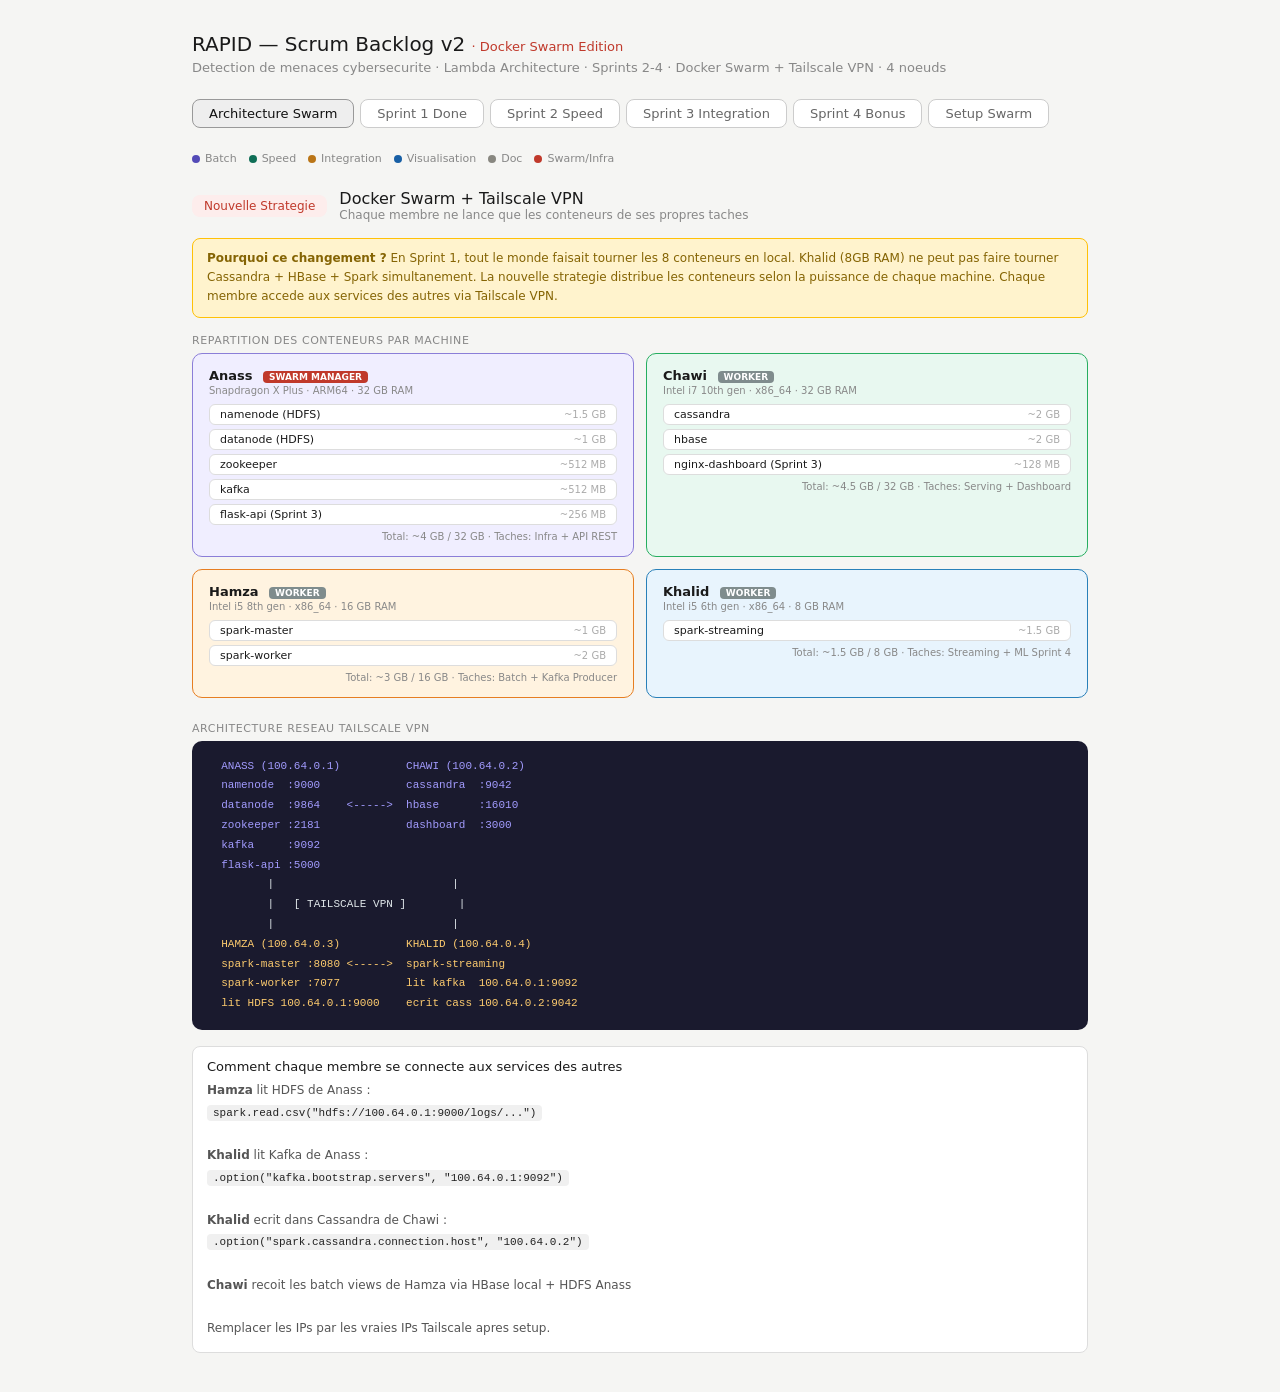
<file: report/figures/rapid_backlog_v2.html>
<!DOCTYPE html>
<html lang="fr">
<head>
<meta charset="UTF-8">
<meta name="viewport" content="width=device-width, initial-scale=1.0">
<title>RAPID — Backlog v2 · Docker Swarm Edition</title>
<style>
*{box-sizing:border-box;margin:0;padding:0}
body{font-family:system-ui,sans-serif;background:#f5f5f3;color:#1a1a1a;padding:2rem;max-width:960px;margin:auto}
h1{font-size:20px;font-weight:500;margin-bottom:4px}
.meta{font-size:13px;color:#888;margin-bottom:1.5rem}
.tabs{display:flex;gap:6px;margin-bottom:1.5rem;flex-wrap:wrap}
.tab{padding:6px 16px;border-radius:8px;border:0.5px solid #ccc;font-size:13px;cursor:pointer;background:#fff;color:#666;transition:all .15s}
.tab.active{background:#eee;color:#111;border-color:#999;font-weight:500}
.panel{display:none}.panel.active{display:block}
.sprint-header{display:flex;align-items:center;gap:12px;margin-bottom:1rem}
.sprint-badge{padding:4px 12px;border-radius:8px;font-size:12px;font-weight:500}
.s1{background:#EEEDFE;color:#3C3489}.s2{background:#E1F5EE;color:#085041}.s3{background:#FAEEDA;color:#633806}.s4{background:#E6F1FB;color:#0C447C}
.sprint-title{font-size:16px;font-weight:500}
.sprint-subtitle{font-size:12px;color:#888}
.task-grid{display:flex;flex-direction:column;gap:8px;margin-bottom:1.5rem}
.task{display:grid;grid-template-columns:24px 1fr auto auto;align-items:start;gap:10px;padding:10px 12px;border-radius:8px;border:0.5px solid #ddd;background:#fff}
.task-dot{width:8px;height:8px;border-radius:50%;margin-top:5px}
.task-name{font-size:13px;line-height:1.5}
.task-sub{font-size:11px;color:#888;margin-top:2px}
.assignee{font-size:11px;padding:2px 8px;border-radius:100px;background:#f0f0f0;color:#555;white-space:nowrap}
.pts{font-size:11px;font-weight:500;color:#888;white-space:nowrap;padding-top:2px}
.section-label{font-size:11px;font-weight:500;color:#888;text-transform:uppercase;letter-spacing:.05em;margin:1rem 0 6px}
.dot-batch{background:#534AB7}.dot-speed{background:#0F6E56}.dot-int{background:#BA7517}.dot-viz{background:#185FA5}.dot-doc{background:#888780}.dot-swarm{background:#C0392B}
.legend{display:flex;gap:12px;flex-wrap:wrap;margin-bottom:1.5rem}
.leg-item{display:flex;align-items:center;gap:5px;font-size:11px;color:#888}
.leg-dot{width:8px;height:8px;border-radius:50%}
.summary-row{display:grid;grid-template-columns:repeat(3,1fr);gap:8px;margin-bottom:1.5rem}
.sum-card{background:#ececea;border-radius:8px;padding:10px 12px}
.sum-label{font-size:11px;color:#888;margin-bottom:4px}
.sum-val{font-size:20px;font-weight:500}
.gh-section{display:flex;flex-direction:column;gap:10px}
.gh-card{border-radius:8px;border:0.5px solid #ddd;background:#fff;padding:12px 14px;margin-bottom:8px}
.gh-title{font-size:13px;font-weight:500;margin-bottom:6px}
.gh-body{font-size:12px;color:#555;line-height:1.8}
.code{font-family:monospace;font-size:11px;background:#f0f0f0;padding:2px 6px;border-radius:4px;color:#222}
.node-grid{display:grid;grid-template-columns:1fr 1fr;gap:12px;margin-bottom:1.5rem}
.node-card{border-radius:10px;padding:14px 16px;border:1.5px solid #ddd}
.node-anass{background:#F0EEFF;border-color:#8B7ED8}
.node-chawi{background:#E8F8F0;border-color:#27AE60}
.node-hamza{background:#FFF3E0;border-color:#E67E22}
.node-khalid{background:#E8F4FD;border-color:#2980B9}
.node-title{font-size:13px;font-weight:600;margin-bottom:2px}
.node-spec{font-size:10px;color:#888;margin-bottom:8px}
.node-containers{display:flex;flex-direction:column;gap:4px}
.container-pill{font-size:11px;padding:3px 10px;border-radius:6px;background:#fff;border:0.5px solid #ddd;display:flex;justify-content:space-between;align-items:center}
.container-ram{font-size:10px;color:#aaa}
.node-total{font-size:10px;color:#888;margin-top:6px;text-align:right}
.swarm-badge{display:inline-block;font-size:9px;padding:1px 6px;border-radius:4px;background:#C0392B;color:#fff;margin-left:6px;font-weight:600}
.worker-badge{display:inline-block;font-size:9px;padding:1px 6px;border-radius:4px;background:#7F8C8D;color:#fff;margin-left:6px;font-weight:600}
.done-badge{display:inline-block;font-size:9px;padding:1px 6px;border-radius:4px;background:#27AE60;color:#fff;margin-left:4px}
.vpn-section{background:#FFF8E1;border:0.5px solid #F9A825;border-radius:8px;padding:12px 14px;margin-bottom:1rem;font-size:12px;color:#555;line-height:1.7}
.vpn-title{font-size:13px;font-weight:600;color:#E65100;margin-bottom:6px}
.arch-diagram{background:#1a1a2e;border-radius:10px;padding:16px;margin-bottom:1rem;font-family:monospace;font-size:11px;color:#eee;line-height:1.8;overflow-x:auto;white-space:pre}
.warning-box{background:#FFF3CD;border:0.5px solid #FFC107;border-radius:8px;padding:10px 14px;font-size:12px;color:#856404;margin-bottom:1rem;line-height:1.6}
.roles-grid{display:grid;grid-template-columns:1fr 1fr;gap:8px;margin-top:1rem}
.role-card{border-radius:8px;border:0.5px solid #ddd;padding:10px 12px;background:#fff}
.role-name{font-size:13px;font-weight:500;margin-bottom:4px}
.role-resp{font-size:11px;color:#666;line-height:1.6}
</style>
</head>
<body>
<h1>RAPID — Scrum Backlog v2 <span style="font-size:13px;color:#C0392B;font-weight:400">· Docker Swarm Edition</span></h1>
<div class="meta">Detection de menaces cybersecurite · Lambda Architecture · Sprints 2-4 · Docker Swarm + Tailscale VPN · 4 noeuds</div>

<div class="tabs">
  <div class="tab active" onclick="show('strategy',this)">Architecture Swarm</div>
  <div class="tab" onclick="show('sprint1',this)">Sprint 1 Done</div>
  <div class="tab" onclick="show('sprint2',this)">Sprint 2 Speed</div>
  <div class="tab" onclick="show('sprint3',this)">Sprint 3 Integration</div>
  <div class="tab" onclick="show('sprint4',this)">Sprint 4 Bonus</div>
  <div class="tab" onclick="show('setup',this)">Setup Swarm</div>
</div>

<div class="legend">
  <div class="leg-item"><div class="leg-dot dot-batch"></div>Batch</div>
  <div class="leg-item"><div class="leg-dot dot-speed"></div>Speed</div>
  <div class="leg-item"><div class="leg-dot dot-int"></div>Integration</div>
  <div class="leg-item"><div class="leg-dot dot-viz"></div>Visualisation</div>
  <div class="leg-item"><div class="leg-dot dot-doc"></div>Doc</div>
  <div class="leg-item"><div class="leg-dot dot-swarm"></div>Swarm/Infra</div>
</div>

<!-- STRATEGY TAB -->
<div id="strategy" class="panel active">
  <div class="sprint-header">
    <div class="sprint-badge" style="background:#FDEDEC;color:#C0392B">Nouvelle Strategie</div>
    <div>
      <div class="sprint-title">Docker Swarm + Tailscale VPN</div>
      <div class="sprint-subtitle">Chaque membre ne lance que les conteneurs de ses propres taches</div>
    </div>
  </div>

  <div class="warning-box">
    <strong>Pourquoi ce changement ?</strong> En Sprint 1, tout le monde faisait tourner les 8 conteneurs en local. Khalid (8GB RAM) ne peut pas faire tourner Cassandra + HBase + Spark simultanement. La nouvelle strategie distribue les conteneurs selon la puissance de chaque machine. Chaque membre accede aux services des autres via Tailscale VPN.
  </div>

  <div class="section-label">Repartition des conteneurs par machine</div>
  <div class="node-grid">
    <div class="node-card node-anass">
      <div class="node-title">Anass <span class="swarm-badge">SWARM MANAGER</span></div>
      <div class="node-spec">Snapdragon X Plus · ARM64 · 32 GB RAM</div>
      <div class="node-containers">
        <div class="container-pill">namenode (HDFS) <span class="container-ram">~1.5 GB</span></div>
        <div class="container-pill">datanode (HDFS) <span class="container-ram">~1 GB</span></div>
        <div class="container-pill">zookeeper <span class="container-ram">~512 MB</span></div>
        <div class="container-pill">kafka <span class="container-ram">~512 MB</span></div>
        <div class="container-pill">flask-api (Sprint 3) <span class="container-ram">~256 MB</span></div>
      </div>
      <div class="node-total">Total: ~4 GB / 32 GB · Taches: Infra + API REST</div>
    </div>
    <div class="node-card node-chawi">
      <div class="node-title">Chawi <span class="worker-badge">WORKER</span></div>
      <div class="node-spec">Intel i7 10th gen · x86_64 · 32 GB RAM</div>
      <div class="node-containers">
        <div class="container-pill">cassandra <span class="container-ram">~2 GB</span></div>
        <div class="container-pill">hbase <span class="container-ram">~2 GB</span></div>
        <div class="container-pill">nginx-dashboard (Sprint 3) <span class="container-ram">~128 MB</span></div>
      </div>
      <div class="node-total">Total: ~4.5 GB / 32 GB · Taches: Serving + Dashboard</div>
    </div>
    <div class="node-card node-hamza">
      <div class="node-title">Hamza <span class="worker-badge">WORKER</span></div>
      <div class="node-spec">Intel i5 8th gen · x86_64 · 16 GB RAM</div>
      <div class="node-containers">
        <div class="container-pill">spark-master <span class="container-ram">~1 GB</span></div>
        <div class="container-pill">spark-worker <span class="container-ram">~2 GB</span></div>
      </div>
      <div class="node-total">Total: ~3 GB / 16 GB · Taches: Batch + Kafka Producer</div>
    </div>
    <div class="node-card node-khalid">
      <div class="node-title">Khalid <span class="worker-badge">WORKER</span></div>
      <div class="node-spec">Intel i5 6th gen · x86_64 · 8 GB RAM</div>
      <div class="node-containers">
        <div class="container-pill">spark-streaming <span class="container-ram">~1.5 GB</span></div>
      </div>
      <div class="node-total">Total: ~1.5 GB / 8 GB · Taches: Streaming + ML Sprint 4</div>
    </div>
  </div>

  <div class="section-label">Architecture reseau Tailscale VPN</div>
  <div class="arch-diagram"><span style="color:#A29BFE">  ANASS (100.64.0.1)          CHAWI (100.64.0.2)</span>
<span style="color:#A29BFE">  namenode  :9000             cassandra  :9042</span>
<span style="color:#A29BFE">  datanode  :9864    &lt;-----&gt;  hbase      :16010</span>
<span style="color:#A29BFE">  zookeeper :2181             dashboard  :3000</span>
<span style="color:#A29BFE">  kafka     :9092</span>
<span style="color:#A29BFE">  flask-api :5000</span>
         <span style="color:#DFE6E9">|                           |</span>
         <span style="color:#DFE6E9">|   [ TAILSCALE VPN ]        |</span>
         <span style="color:#DFE6E9">|                           |</span>
<span style="color:#FDCB6E">  HAMZA (100.64.0.3)          KHALID (100.64.0.4)</span>
<span style="color:#FDCB6E">  spark-master :8080 &lt;-----&gt;  spark-streaming</span>
<span style="color:#FDCB6E">  spark-worker :7077          lit kafka  100.64.0.1:9092</span>
<span style="color:#FDCB6E">  lit HDFS 100.64.0.1:9000    ecrit cass 100.64.0.2:9042</span></div>

  <div class="gh-card">
    <div class="gh-title">Comment chaque membre se connecte aux services des autres</div>
    <div class="gh-body">
      <strong>Hamza</strong> lit HDFS de Anass :<br>
      <span class="code">spark.read.csv("hdfs://100.64.0.1:9000/logs/...")</span><br><br>
      <strong>Khalid</strong> lit Kafka de Anass :<br>
      <span class="code">.option("kafka.bootstrap.servers", "100.64.0.1:9092")</span><br><br>
      <strong>Khalid</strong> ecrit dans Cassandra de Chawi :<br>
      <span class="code">.option("spark.cassandra.connection.host", "100.64.0.2")</span><br><br>
      <strong>Chawi</strong> recoit les batch views de Hamza via HBase local + HDFS Anass<br><br>
      Remplacer les IPs par les vraies IPs Tailscale apres setup.
    </div>
  </div>
</div>

<!-- SPRINT 1 TAB -->
<div id="sprint1" class="panel">
  <div class="sprint-header">
    <div class="sprint-badge s1">Semaine 1</div>
    <div>
      <div class="sprint-title">Sprint 1 — Batch Layer <span class="done-badge">TERMINE</span></div>
      <div class="sprint-subtitle">Tous les conteneurs sur la machine Anass · Verifie et valide</div>
    </div>
  </div>
  <div class="summary-row">
    <div class="sum-card"><div class="sum-label">Story points</div><div class="sum-val">34 pts</div></div>
    <div class="sum-card"><div class="sum-label">Statut</div><div class="sum-val" style="color:#27AE60;font-size:16px">Termine</div></div>
    <div class="sum-card"><div class="sum-label">Tests</div><div class="sum-val">10 / 10</div></div>
  </div>
  <div class="section-label">Ce qui a ete realise</div>
  <div class="task-grid">
    <div class="task"><div class="task-dot dot-batch"></div><div><div class="task-name">Docker Compose complet — 8 conteneurs operationnels</div><div class="task-sub">Kafka + HDFS + HBase + Spark + Cassandra + init automatique + tests</div></div><div class="assignee">Anass</div><div class="pts">Done</div></div>
    <div class="task"><div class="task-dot dot-batch"></div><div><div class="task-name">HDFS partitionne year=2024 / month=01..12</div><div class="task-sub">Structure verifiee avec hdfs dfs -ls -R</div></div><div class="assignee">Anass</div><div class="pts">Done</div></div>
    <div class="task"><div class="task-dot dot-batch"></div><div><div class="task-name">Dataset Kaggle 6M rows charge dans HDFS</div><div class="task-sub">cybersecurity_threat_detection_logs.csv · upload via docker cp + hdfs put</div></div><div class="assignee">Hamza</div><div class="pts">Done</div></div>
    <div class="task"><div class="task-dot dot-batch"></div><div><div class="task-name">Spark Batch : Top 10 IPs, port scans, SQLi/XSS, bytes correlation</div><div class="task-sub">Outputs parquet dans /data/cybersecurity/batch/</div></div><div class="assignee">Equipe</div><div class="pts">Done</div></div>
    <div class="task"><div class="task-dot dot-batch"></div><div><div class="task-name">Cassandra schema : realtime_threats + recent_attacks</div><div class="task-sub">Keyspace rapid · auto-cree par cassandra-setup</div></div><div class="assignee">Anass</div><div class="pts">Done</div></div>
    <div class="task"><div class="task-dot dot-doc"></div><div><div class="task-name">README + test suite automatise scripts/test_sprint1.ps1</div><div class="task-sub">30+ tests · rapport PASS / FAIL / WARN par service</div></div><div class="assignee">Anass</div><div class="pts">Done</div></div>
  </div>
  <div class="warning-box">
    <strong>Transition vers Sprint 2 :</strong> Anass garde ses conteneurs actifs. Chawi, Hamza et Khalid installent Tailscale, rejoignent le Swarm, puis lancent uniquement leurs propres conteneurs. Plus personne ne lance les 8 conteneurs en meme temps.
  </div>
</div>

<!-- SPRINT 2 TAB -->
<div id="sprint2" class="panel">
  <div class="sprint-header">
    <div class="sprint-badge s2">Semaine 2</div>
    <div>
      <div class="sprint-title">Sprint 2 — Speed Layer</div>
      <div class="sprint-subtitle">Kafka + Spark Streaming + Cassandra · 1 a 2 conteneurs par membre</div>
    </div>
  </div>
  <div class="summary-row">
    <div class="sum-card"><div class="sum-label">Story points</div><div class="sum-val">36 pts</div></div>
    <div class="sum-card"><div class="sum-label">Duree</div><div class="sum-val">7 jours</div></div>
    <div class="sum-card"><div class="sum-label">Livrables</div><div class="sum-val">6 items</div></div>
  </div>

  <div class="section-label" style="color:#8B7ED8">Anass · Snapdragon 32GB · Conteneurs actifs: kafka + zookeeper + namenode + datanode</div>
  <div class="task-grid">
    <div class="task" style="border-color:#C3B9F7">
      <div class="task-dot dot-swarm"></div>
      <div>
        <div class="task-name">Validation topic Kafka cybersecurity-logs (3 partitions)</div>
        <div class="task-sub">Deja cree en Sprint 1 · valider consumer group · tester depuis machines Hamza et Khalid · aucun nouveau conteneur</div>
      </div>
      <div class="assignee">Anass</div><div class="pts">2 pts</div>
    </div>
    <div class="task" style="border-color:#C3B9F7">
      <div class="task-dot dot-swarm"></div>
      <div>
        <div class="task-name">Coordonner schema Cassandra accessible via Tailscale</div>
        <div class="task-sub">Verifier que Khalid et Hamza peuvent ecrire dans Cassandra de Chawi via 100.64.0.2:9042 · aucun nouveau conteneur</div>
      </div>
      <div class="assignee">Anass</div><div class="pts">2 pts</div>
    </div>
  </div>

  <div class="section-label" style="color:#E67E22">Hamza · i5-8gen 16GB · Conteneurs: spark-master + spark-worker</div>
  <div class="task-grid">
    <div class="task" style="border-color:#FDEBD0">
      <div class="task-dot dot-speed"></div>
      <div>
        <div class="task-name">Producteur Kafka personnalise — rejoue CSV ligne par ligne</div>
        <div class="task-sub">Script Python avec delai simule · se connecte a kafka://100.64.0.1:9092 · lance depuis spark-master</div>
      </div>
      <div class="assignee">Hamza</div><div class="pts">5 pts</div>
    </div>
    <div class="task" style="border-color:#FDEBD0">
      <div class="task-dot dot-speed"></div>
      <div>
        <div class="task-name">Ecriture Spark Streaming vers Cassandra (foreachBatch)</div>
        <div class="task-sub">spark-cassandra-connector · ecrit dans Cassandra de Chawi sur 100.64.0.2:9042 · spark-submit depuis spark-master</div>
      </div>
      <div class="assignee">Hamza</div><div class="pts">3 pts</div>
    </div>
  </div>

  <div class="section-label" style="color:#2980B9">Khalid · i5-6gen 8GB · Conteneur unique: spark-streaming</div>
  <div class="task-grid">
    <div class="task" style="border-color:#D6EAF8">
      <div class="task-dot dot-speed"></div>
      <div>
        <div class="task-name">Detection brute-force (5+ echecs / 1 min / IP)</div>
        <div class="task-sub">readStream depuis kafka://100.64.0.1:9092 · window 1 min · count > 5 · 1 seul conteneur spark-streaming</div>
      </div>
      <div class="assignee">Khalid</div><div class="pts">6 pts</div>
    </div>
    <div class="task" style="border-color:#D6EAF8">
      <div class="task-dot dot-speed"></div>
      <div>
        <div class="task-name">Detection signatures d'attaques connues</div>
        <div class="task-sub">sqlmap · nikto · OR 1=1 dans user_agent / request_path · meme conteneur spark-streaming</div>
      </div>
      <div class="assignee">Khalid</div><div class="pts">5 pts</div>
    </div>
  </div>

  <div class="section-label" style="color:#27AE60">Chawi · i7-10gen 32GB · Conteneurs: cassandra + hbase</div>
  <div class="task-grid">
    <div class="task" style="border-color:#D5F5E3">
      <div class="task-dot dot-speed"></div>
      <div>
        <div class="task-name">Detection volume anormal (> 10 Mo / 10 sec)</div>
        <div class="task-sub">sum(bytes_transferred) sur window sliding · job soumis via Spark de Hamza sur 100.64.0.3:8080</div>
      </div>
      <div class="assignee">Chawi</div><div class="pts">5 pts</div>
    </div>
    <div class="task" style="border-color:#D5F5E3">
      <div class="task-dot dot-speed"></div>
      <div>
        <div class="task-name">Score de menace en temps reel par IP (scoring composite)</div>
        <div class="task-sub">brute-force + signature + volume = score final · ecrit dans Cassandra locale 127.0.0.1:9042</div>
      </div>
      <div class="assignee">Chawi</div><div class="pts">6 pts</div>
    </div>
  </div>

  <div class="gh-card" style="background:#F8F9FA">
    <div class="gh-title">Resume conteneurs Sprint 2 — qui lance quoi</div>
    <div class="gh-body">
      <strong>Anass</strong> — kafka + zookeeper + namenode + datanode (deja up depuis Sprint 1)<br>
      <span class="code">docker-compose up -d namenode datanode zookeeper kafka</span><br><br>
      <strong>Hamza</strong> — spark-master + spark-worker uniquement<br>
      <span class="code">docker-compose up -d spark-master spark-worker</span><br><br>
      <strong>Khalid</strong> — spark-streaming uniquement (1 conteneur)<br>
      <span class="code">docker-compose up -d spark-streaming</span><br><br>
      <strong>Chawi</strong> — cassandra + hbase uniquement<br>
      <span class="code">docker-compose up -d cassandra hbase</span>
    </div>
  </div>
</div>

<!-- SPRINT 3 TAB -->
<div id="sprint3" class="panel">
  <div class="sprint-header">
    <div class="sprint-badge s3">Semaine 3</div>
    <div>
      <div class="sprint-title">Sprint 3 — Integration et Livraison</div>
      <div class="sprint-subtitle">API REST + Dashboard + Demo · Distribution maximale</div>
    </div>
  </div>
  <div class="summary-row">
    <div class="sum-card"><div class="sum-label">Story points</div><div class="sum-val">30 pts</div></div>
    <div class="sum-card"><div class="sum-label">Duree</div><div class="sum-val">7 jours</div></div>
    <div class="sum-card"><div class="sum-label">Livrables</div><div class="sum-val">5 items</div></div>
  </div>

  <div class="section-label" style="color:#8B7ED8">Anass · Snapdragon 32GB · Conteneurs: kafka + namenode + datanode + flask-api (nouveau)</div>
  <div class="task-grid">
    <div class="task" style="border-color:#C3B9F7">
      <div class="task-dot dot-int"></div>
      <div>
        <div class="task-name">API Flask/FastAPI : GET /threats/ip/{ip}</div>
        <div class="task-sub">Query HBase Chawi (100.64.0.2:16000) + Cassandra Chawi (100.64.0.2:9042) · retourne score historique + menaces actives · Nouveau conteneur: flask-api port 5000</div>
      </div>
      <div class="assignee">Anass</div><div class="pts">6 pts</div>
    </div>
    <div class="task" style="border-color:#C3B9F7">
      <div class="task-dot dot-int"></div>
      <div>
        <div class="task-name">Scoring adaptatif — ajustement dynamique des seuils</div>
        <div class="task-sub">Seuil brute-force recalcule selon moyenne 24h · integre dans flask-api · aucun nouveau conteneur</div>
      </div>
      <div class="assignee">Anass</div><div class="pts">4 pts</div>
    </div>
  </div>

  <div class="section-label" style="color:#E67E22">Hamza · i5-8gen 16GB · Conteneurs: spark-master + spark-worker (inchanges)</div>
  <div class="task-grid">
    <div class="task" style="border-color:#FDEBD0">
      <div class="task-dot dot-int"></div>
      <div>
        <div class="task-name">Endpoints GET /threats/top10 + /threats/timeline</div>
        <div class="task-sub">Agregats pre-calcules depuis HBase Chawi · job Spark qui prepare les vues · spark-submit depuis spark-master</div>
      </div>
      <div class="assignee">Hamza</div><div class="pts">4 pts</div>
    </div>
    <div class="task" style="border-color:#FDEBD0">
      <div class="task-dot dot-doc"></div>
      <div>
        <div class="task-name">Script demo end-to-end + rapport technique</div>
        <div class="task-sub">Producteur Kafka → Streaming Khalid → Dashboard Chawi visible en live · script Python sur spark-master</div>
      </div>
      <div class="assignee">Hamza + Tous</div><div class="pts">4 pts</div>
    </div>
  </div>

  <div class="section-label" style="color:#2980B9">Khalid · i5-6gen 8GB · Conteneur: spark-streaming (inchange)</div>
  <div class="task-grid">
    <div class="task" style="border-color:#D6EAF8">
      <div class="task-dot dot-viz"></div>
      <div>
        <div class="task-name">Dashboard HTML/JS : Top 10 IPs + Timeline des attaques</div>
        <div class="task-sub">Chart.js · polling toutes 5s sur API Anass 100.64.0.1:5000 · fichiers HTML statiques · servis par nginx Chawi</div>
      </div>
      <div class="assignee">Khalid</div><div class="pts">7 pts</div>
    </div>
  </div>

  <div class="section-label" style="color:#27AE60">Chawi · i7-10gen 32GB · Conteneurs: cassandra + hbase + nginx-dashboard (nouveau)</div>
  <div class="task-grid">
    <div class="task" style="border-color:#D5F5E3">
      <div class="task-dot dot-viz"></div>
      <div>
        <div class="task-name">Carte des menaces temps reel + types par protocole</div>
        <div class="task-sub">Chart.js bar/donut + badges menaces actives · Nouveau conteneur: nginx-dashboard sur port 3000 · sert les fichiers HTML de Khalid</div>
      </div>
      <div class="assignee">Chawi</div><div class="pts">5 pts</div>
    </div>
    <div class="task" style="border-color:#D5F5E3">
      <div class="task-dot dot-doc"></div>
      <div>
        <div class="task-name">Rapport technique — architecture, choix, schemas</div>
        <div class="task-sub">Lambda architecture + Docker Swarm + justifications + difficultes rencontrees · Google Docs partage</div>
      </div>
      <div class="assignee">Tous</div><div class="pts">4 pts</div>
    </div>
  </div>

  <div class="gh-card" style="background:#F8F9FA">
    <div class="gh-title">Resume conteneurs Sprint 3 — nouveaux ajouts</div>
    <div class="gh-body">
      <strong>Anass</strong> — ajoute flask-api : <span class="code">docker-compose up -d flask-api</span><br>
      <strong>Hamza</strong> — inchange : spark-master + spark-worker<br>
      <strong>Khalid</strong> — inchange : spark-streaming · developpe HTML/JS en local<br>
      <strong>Chawi</strong> — ajoute nginx : <span class="code">docker-compose up -d nginx-dashboard</span>
    </div>
  </div>
</div>

<!-- SPRINT 4 TAB -->
<div id="sprint4" class="panel">
  <div class="sprint-header">
    <div class="sprint-badge" style="background:#FCEBEB;color:#791F1F">Bonus</div>
    <div>
      <div class="sprint-title">Sprint 4 — Ameliorations et Bonus</div>
      <div class="sprint-subtitle">ML + Geolocalisation + Correlation multi-etapes · Si temps disponible</div>
    </div>
  </div>
  <div class="summary-row">
    <div class="sum-card"><div class="sum-label">Story points</div><div class="sum-val">28 pts</div></div>
    <div class="sum-card"><div class="sum-label">Statut</div><div class="sum-val" style="font-size:14px;padding-top:4px">Si temps dispo</div></div>
    <div class="sum-card"><div class="sum-label">Impact</div><div class="sum-val">+bonus</div></div>
  </div>

  <div class="section-label" style="color:#2980B9">Khalid · i5-6gen 8GB · Conteneur: spark-streaming (inchange)</div>
  <div class="task-grid">
    <div class="task" style="border-color:#D6EAF8">
      <div class="task-dot" style="background:#A32D2D"></div>
      <div>
        <div class="task-name">Classifier MLlib sur threat_label (Random Forest)</div>
        <div class="task-sub">features: bytes, protocol, action, log_type · spark-submit depuis spark-streaming · lit HDFS Anass 100.64.0.1:9000</div>
      </div>
      <div class="assignee">Khalid</div><div class="pts">8 pts</div>
    </div>
    <div class="task" style="border-color:#D6EAF8">
      <div class="task-dot" style="background:#A32D2D"></div>
      <div>
        <div class="task-name">Evaluation modele + export predictions en parquet HDFS</div>
        <div class="task-sub">Accuracy, F1-score · sauvegarde dans /data/cybersecurity/batch/ sur Anass · meme conteneur</div>
      </div>
      <div class="assignee">Khalid</div><div class="pts">4 pts</div>
    </div>
  </div>

  <div class="section-label" style="color:#E67E22">Hamza · i5-8gen 16GB · Conteneurs: spark-master + spark-worker</div>
  <div class="task-grid">
    <div class="task" style="border-color:#FDEBD0">
      <div class="task-dot" style="background:#A32D2D"></div>
      <div>
        <div class="task-name">Detection attaques multi-etapes (reconnaissance vers exploitation)</div>
        <div class="task-sub">Sequence: scan ports, SQLi, brute-force depuis meme IP · fenetre temporelle · spark-submit depuis spark-master</div>
      </div>
      <div class="assignee">Hamza</div><div class="pts">7 pts</div>
    </div>
  </div>

  <div class="section-label" style="color:#27AE60">Chawi · i7-10gen 32GB · Conteneurs: cassandra + hbase + nginx</div>
  <div class="task-grid">
    <div class="task" style="border-color:#D5F5E3">
      <div class="task-dot" style="background:#A32D2D"></div>
      <div>
        <div class="task-name">Enrichissement IPs avec GeoIP MaxMind GeoLite2</div>
        <div class="task-sub">Colonnes: latitude, longitude, country · script Python local · lit HDFS Anass · ecrit dans HBase local</div>
      </div>
      <div class="assignee">Chawi</div><div class="pts">3 pts</div>
    </div>
    <div class="task" style="border-color:#D5F5E3">
      <div class="task-dot" style="background:#A32D2D"></div>
      <div>
        <div class="task-name">Carte choroplethes dans le dashboard (Leaflet.js)</div>
        <div class="task-sub">Heatmap par pays source · ajouter au nginx-dashboard local · aucun nouveau conteneur</div>
      </div>
      <div class="assignee">Chawi</div><div class="pts">4 pts</div>
    </div>
  </div>

  <div class="section-label" style="color:#8B7ED8">Anass · Conteneurs: inchanges</div>
  <div class="task-grid">
    <div class="task" style="border-color:#C3B9F7">
      <div class="task-dot" style="background:#A32D2D"></div>
      <div>
        <div class="task-name">Ajustement dynamique des seuils de detection</div>
        <div class="task-sub">Moyenne glissante 24h · recalcul automatique · integre dans flask-api · aucun nouveau conteneur</div>
      </div>
      <div class="assignee">Anass</div><div class="pts">2 pts</div>
    </div>
  </div>

  <div style="margin-top:1rem;padding:10px 14px;border-radius:8px;background:#FFF8F8;border:0.5px solid #F7C1C1;font-size:12px;color:#791F1F;line-height:1.7">
    <strong>Conseil :</strong> Priorite: geolocalisation (impact visuel fort) et ML si pipeline batch stable. Correlation multi-etapes en dernier car la plus complexe. Chaque membre travaille independamment sur sa machine grace au Swarm.
  </div>
</div>

<!-- SETUP TAB -->
<div id="setup" class="panel">
  <div class="sprint-header">
    <div class="sprint-badge" style="background:#FDEDEC;color:#C0392B">Setup</div>
    <div>
      <div class="sprint-title">Guide Setup Docker Swarm + Tailscale</div>
      <div class="sprint-subtitle">A faire une seule fois avant Sprint 2 · Ordre strict a respecter</div>
    </div>
  </div>

  <div class="vpn-section">
    <div class="vpn-title">Etape 1 — Tailscale VPN (tous les membres, 5 minutes chacun)</div>
    Tailscale cree un reseau prive entre vos machines. Chaque machine obtient une IP fixe 100.x.x.x accessible depuis partout sans configuration reseau complexe.
    <br><br>
    1. Installer Tailscale : <span class="code">https://tailscale.com/download</span><br>
    2. Se connecter avec un compte Google ou GitHub<br>
    3. Anass cree un compte d'equipe et partage le lien d'invitation<br>
    4. Chaque membre recupere son IP : <span class="code">tailscale ip -4</span><br>
    5. Partager les IPs dans le groupe WhatsApp
  </div>

  <div class="gh-card">
    <div class="gh-title">Etape 2 — Initialiser Docker Swarm (Anass uniquement)</div>
    <div class="gh-body">
      <span class="code">docker swarm init --advertise-addr $(tailscale ip -4)</span><br><br>
      Copier le token affiche qui ressemble a :<br>
      <span class="code">docker swarm join --token SWMTKN-1-xxx 100.64.0.1:2377</span><br><br>
      Envoyer ce token exact aux trois autres membres.
    </div>
  </div>

  <div class="gh-card">
    <div class="gh-title">Etape 3 — Rejoindre le Swarm (Chawi, Hamza, Khalid)</div>
    <div class="gh-body">
      Chaque membre colle et execute le token recu :<br>
      <span class="code">docker swarm join --token SWMTKN-1-xxx 100.64.0.1:2377</span><br><br>
      Verifier sur la machine Anass que les 4 noeuds sont visibles :<br>
      <span class="code">docker node ls</span><br><br>
      Resultat attendu: 1 manager (Anass) + 3 workers actifs.
    </div>
  </div>

  <div class="gh-card">
    <div class="gh-title">Etape 4 — Reseau overlay Swarm (Anass)</div>
    <div class="gh-body">
      Creer un reseau overlay pour que tous les conteneurs se voient entre machines :<br>
      <span class="code">docker network create --driver overlay --attachable rapid-overlay</span><br><br>
      Chaque docker-compose.yml utilisera <span class="code">network: rapid-overlay</span> pour ses services.
    </div>
  </div>

  <div class="gh-card">
    <div class="gh-title">Etape 5 — Lancement par membre</div>
    <div class="gh-body">
      <strong>Anass lance ses services :</strong><br>
      <span class="code">docker-compose up -d namenode datanode zookeeper kafka</span><br><br>
      <strong>Chawi lance ses services :</strong><br>
      <span class="code">docker-compose up -d cassandra hbase</span><br><br>
      <strong>Hamza lance ses services :</strong><br>
      <span class="code">docker-compose up -d spark-master spark-worker</span><br><br>
      <strong>Khalid lance son service :</strong><br>
      <span class="code">docker-compose up -d spark-streaming</span>
    </div>
  </div>

  <div class="gh-card">
    <div class="gh-title">Etape 6 — Fichier .env.local par membre (git-ignore)</div>
    <div class="gh-body">
      Chaque membre cree un fichier <span class="code">.env.local</span> avec les IPs Tailscale reelles :<br><br>
      <span class="code">ANASS_IP=100.64.0.1</span> &nbsp;# HDFS, Kafka, Zookeeper, API<br>
      <span class="code">CHAWI_IP=100.64.0.2</span> &nbsp;# Cassandra, HBase, Dashboard<br>
      <span class="code">HAMZA_IP=100.64.0.3</span> &nbsp;# Spark Master<br>
      <span class="code">KHALID_IP=100.64.0.4</span> # Spark Streaming<br><br>
      Ces variables sont utilisees dans tous les scripts Spark et Python.
    </div>
  </div>

  <div class="gh-card">
    <div class="gh-title">Etape 7 — Verification de la connectivite</div>
    <div class="gh-body">
      <strong>Hamza teste HDFS d'Anass :</strong><br>
      <span class="code">curl http://100.64.0.1:9870</span> doit retourner la page HDFS UI<br><br>
      <strong>Khalid teste Kafka d'Anass :</strong><br>
      <span class="code">nc -zv 100.64.0.1 9092</span> doit repondre connection succeeded<br><br>
      <strong>Chawi teste sa Cassandra locale :</strong><br>
      <span class="code">cqlsh 127.0.0.1</span> doit ouvrir le shell Cassandra<br><br>
      <strong>Hamza teste Spark UI local :</strong><br>
      <span class="code">curl http://localhost:8080</span> doit retourner Spark Master UI
    </div>
  </div>

  <div class="section-label">Roles et machines — Resume final</div>
  <div class="roles-grid">
    <div class="role-card node-anass" style="border-color:#8B7ED8">
      <div class="role-name">Anass — Swarm Manager + Infra</div>
      <div class="role-resp">
        Machine: Snapdragon X Plus ARM64 · 32 GB<br>
        Conteneurs: namenode, datanode, zookeeper, kafka, flask-api<br>
        Taches: Swarm, HDFS, Kafka, REST API, scoring adaptatif<br>
        IP Tailscale: 100.64.0.1
      </div>
    </div>
    <div class="role-card node-chawi" style="border-color:#27AE60">
      <div class="role-name">Chawi — Lead Serving</div>
      <div class="role-resp">
        Machine: Intel i7 10gen · 32 GB<br>
        Conteneurs: cassandra, hbase, nginx-dashboard<br>
        Taches: Cassandra schema, HBase tables, Dashboard, Geolocalisation<br>
        IP Tailscale: 100.64.0.2
      </div>
    </div>
    <div class="role-card node-hamza" style="border-color:#E67E22">
      <div class="role-name">Hamza — Lead Batch</div>
      <div class="role-resp">
        Machine: Intel i5 8gen · 16 GB<br>
        Conteneurs: spark-master, spark-worker<br>
        Taches: Kafka producer, Spark batch, Cassandra writer, correlation<br>
        IP Tailscale: 100.64.0.3
      </div>
    </div>
    <div class="role-card node-khalid" style="border-color:#2980B9">
      <div class="role-name">Khalid — Lead Streaming</div>
      <div class="role-resp">
        Machine: Intel i5 6gen · 8 GB<br>
        Conteneurs: spark-streaming uniquement (1 seul !)<br>
        Taches: Brute-force, signatures, Dashboard HTML, ML Sprint 4<br>
        IP Tailscale: 100.64.0.4
      </div>
    </div>
  </div>

</div>

<script>
function show(id, tab) {
  document.querySelectorAll('.panel').forEach(function(p){ p.classList.remove('active'); });
  document.querySelectorAll('.tab').forEach(function(t){ t.classList.remove('active'); });
  document.getElementById(id).classList.add('active');
  tab.classList.add('active');
}
</script>
</body>
</html>
</file>
